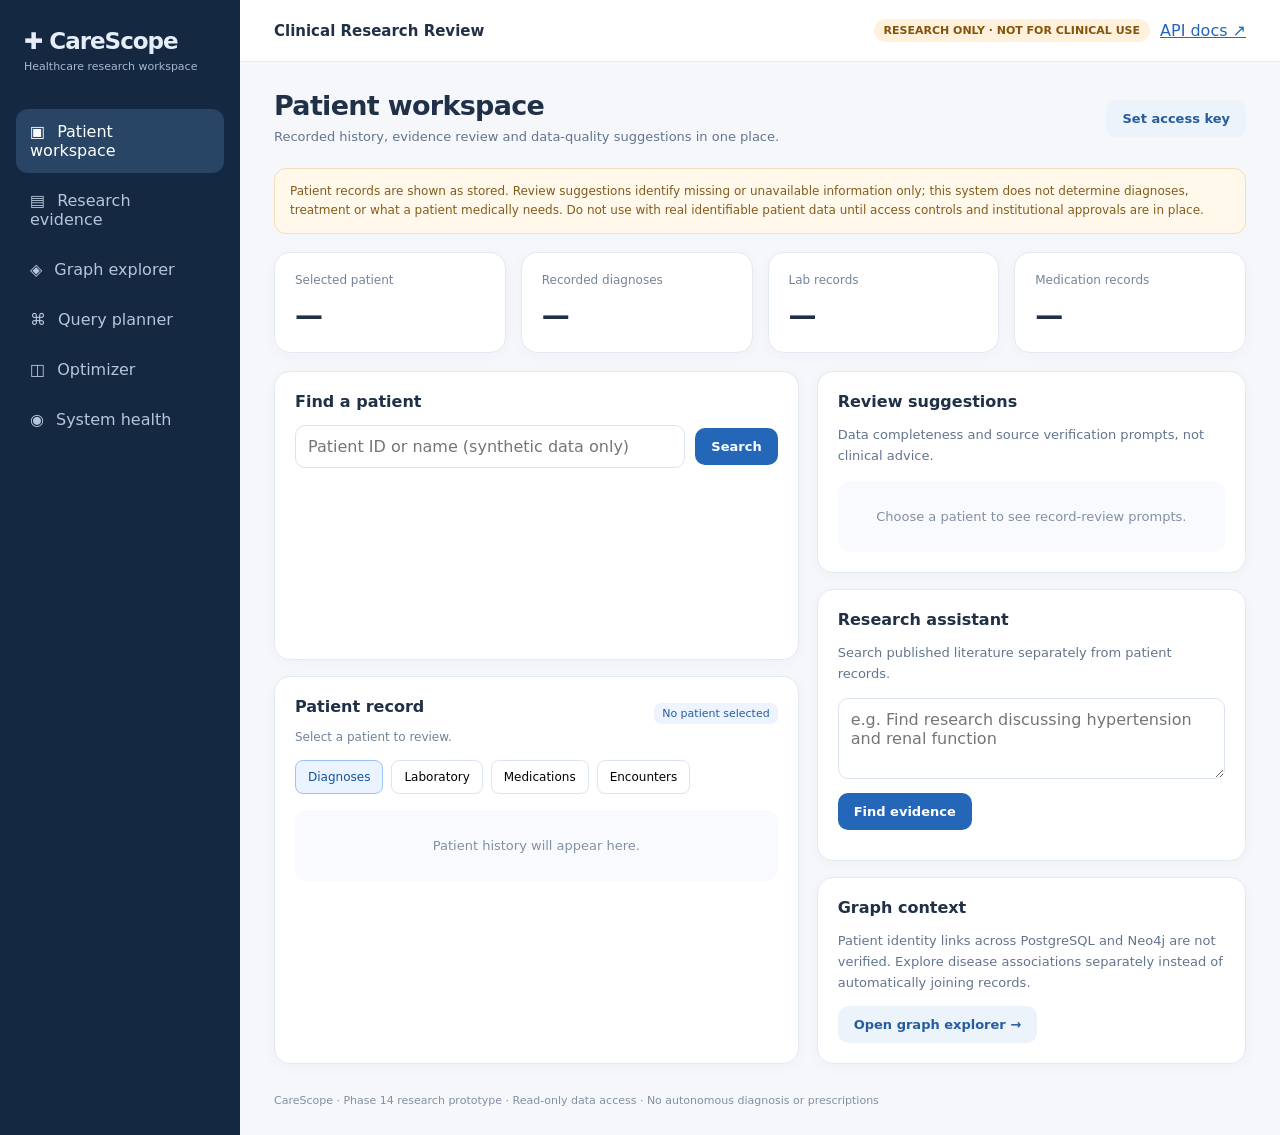
<file: static/index.html>
<!DOCTYPE html><html lang="en"><head><meta charset="utf-8"><meta name="viewport" content="width=device-width,initial-scale=1"><title>CareScope | Clinical Research Workspace</title>
<style>
:root{font-family:Inter,ui-sans-serif,system-ui,-apple-system,Segoe UI,sans-serif;color:#203047;background:#f5f7fb}*{box-sizing:border-box}body{margin:0}button,input,textarea,select{font:inherit}button{cursor:pointer}button:disabled{opacity:.5;cursor:default}.app{display:grid;grid-template-columns:240px 1fr;min-height:100vh}.sidebar{background:#142842;color:#e6edf8;padding:28px 16px}.logo{font-size:23px;font-weight:800;letter-spacing:-1px;margin:0 8px 6px}.sub{font-size:11px;color:#a7b8d2;margin:0 8px 36px}.nav{display:block;width:100%;border:0;background:none;color:#b6c5d9;text-align:left;padding:13px 14px;margin:5px 0;border-radius:12px}.nav.active,.nav:hover{background:#294565;color:white}.nav span{margin-right:12px}.main{min-width:0}.top{background:white;border-bottom:1px solid #e5ebf2;display:flex;justify-content:space-between;align-items:center;padding:19px 34px}.top strong{font-size:15px}.pill{display:inline-block;padding:5px 10px;border-radius:99px;background:#fff1dc;color:#85540c;font-size:11px;font-weight:700}.content{padding:28px 34px;max-width:1450px;margin:auto}.heading{display:flex;justify-content:space-between;align-items:center;margin-bottom:20px;gap:16px}h1{font-size:27px;letter-spacing:-.7px;margin:0 0 6px}h2{font-size:16px;margin:0 0 14px}p{color:#63758d;margin:0;font-size:13px;line-height:1.6}.cards{display:grid;grid-template-columns:repeat(4,minmax(0,1fr));gap:15px;margin:18px 0}.card{background:#fff;border:1px solid #e3eaf2;border-radius:16px;padding:20px;box-shadow:0 3px 16px #1e355108}.metric{font-size:28px;font-weight:750;margin:12px 0 0}.small{font-size:12px;color:#74849a}.grid{display:grid;grid-template-columns:1.1fr .9fr;gap:18px}.stack{display:grid;gap:16px}.row{display:flex;gap:10px;align-items:center;flex-wrap:wrap}.btn{background:#2466b8;color:white;border:0;border-radius:10px;padding:11px 16px;font-weight:650;font-size:13px}.btn.secondary{background:#edf3fb;color:#255d9e}.field{border:1px solid #dbe4ee;background:#fff;border-radius:10px;padding:11px 12px;min-width:0;flex:1;outline:none}.field:focus{border-color:#2466b8;box-shadow:0 0 0 3px #2466b81b}.note{padding:13px 15px;border-radius:12px;background:#fff8eb;border:1px solid #f2dfba;font-size:12px;color:#825d1c;line-height:1.6}.empty{padding:28px;text-align:center;color:#8290a3;background:#f8fafd;border-radius:12px;font-size:13px}.list{display:grid;gap:9px}.item{border:1px solid #e5eaf1;border-radius:12px;padding:13px;background:#fff}.item strong{display:block;font-size:13px;margin-bottom:4px}.item .meta{font-size:11px;color:#7d8ba0}.tag{display:inline-block;font-size:11px;padding:4px 8px;background:#edf4ff;color:#255d9e;border-radius:7px}.tablewrap{overflow:auto;max-height:320px}table{border-collapse:collapse;width:100%;font-size:12px}th,td{text-align:left;border-bottom:1px solid #eef2f6;padding:11px;white-space:nowrap}th{color:#687b92;background:#f9fbfe}pre{font-size:11px;background:#f7f9fc;padding:15px;border-radius:12px;overflow:auto;max-height:430px;white-space:pre-wrap;word-break:break-word}.hidden{display:none!important}.tabs{display:flex;gap:8px;flex-wrap:wrap;margin:16px 0}.tab{border:1px solid #dce5ef;background:#fff;border-radius:8px;padding:9px 12px;font-size:12px}.tab.selected{background:#eaf3ff;border-color:#9dc3f1;color:#15539d}.muted{font-size:12px;color:#71829a}.status{font-size:12px;margin:10px 0;color:#537193}.error{color:#b42318}.success{color:#147d60}.footer{font-size:11px;color:#8290a3;margin-top:30px}a{color:#2466b8} @media(max-width:1000px){.cards{grid-template-columns:repeat(2,1fr)}.grid{grid-template-columns:1fr}.app{grid-template-columns:75px 1fr}.logo{font-size:15px}.sub,.nav .navtext{display:none}.sidebar{padding:20px 8px}.nav{text-align:center;padding:14px 8px}}@media(max-width:620px){.app{display:block}.sidebar{display:flex;align-items:center;overflow:auto;padding:9px}.logo{margin-right:15px}.nav{width:auto;white-space:nowrap}.top{padding:16px}.content{padding:16px}.cards{grid-template-columns:1fr 1fr}.heading{align-items:start;flex-direction:column}}
</style></head><body><div class="app"><aside class="sidebar"><div class="logo">✚ CareScope</div><div class="sub">Healthcare research workspace</div><button class="nav active" data-page="patients"><span>▣</span><span class="navtext">Patient workspace</span></button><button class="nav" data-page="evidence"><span>▤</span><span class="navtext">Research evidence</span></button><button class="nav" data-page="graph"><span>◈</span><span class="navtext">Graph explorer</span></button><button class="nav" data-page="planner"><span>⌘</span><span class="navtext">Query planner</span></button><button class="nav" data-page="optimizer"><span>◫</span><span class="navtext">Optimizer</span></button><button class="nav" data-page="health"><span>◉</span><span class="navtext">System health</span></button></aside>
<div class="main"><header class="top"><strong>Clinical Research Review</strong><div class="row"><span class="pill">RESEARCH ONLY · NOT FOR CLINICAL USE</span><a href="/docs" target="_blank">API docs ↗</a></div></header><div class="content"><div class="heading"><div><h1 id="title">Patient workspace</h1><p id="subtitle">Recorded history, evidence review and data-quality suggestions in one place.</p></div><button class="btn secondary" id="configure">Set access key</button></div>
<section id="page-patients"><div class="note">Patient records are shown as stored. Review suggestions identify missing or unavailable information only; this system does not determine diagnoses, treatment or what a patient medically needs. Do not use with real identifiable patient data until access controls and institutional approvals are in place.</div><div class="cards"><div class="card"><div class="small">Selected patient</div><div class="metric" id="m-patient">—</div></div><div class="card"><div class="small">Recorded diagnoses</div><div class="metric" id="m-diagnoses">—</div></div><div class="card"><div class="small">Lab records</div><div class="metric" id="m-labs">—</div></div><div class="card"><div class="small">Medication records</div><div class="metric" id="m-meds">—</div></div></div><div class="grid"><div class="stack"><div class="card"><h2>Find a patient</h2><div class="row"><input id="search" class="field" placeholder="Patient ID or name (synthetic data only)"><button class="btn" id="search-btn">Search</button></div><div class="status" id="search-status"></div><div id="patients-list" class="list"></div></div><div class="card"><div class="row" style="justify-content:space-between"><h2>Patient record</h2><span class="tag" id="selected-id">No patient selected</span></div><div id="patient-profile" class="muted">Select a patient to review.</div><div class="tabs" id="history-tabs"><button class="tab selected" data-section="diagnoses">Diagnoses</button><button class="tab" data-section="lab_results">Laboratory</button><button class="tab" data-section="prescriptions">Medications</button><button class="tab" data-section="encounters">Encounters</button></div><div id="history-table" class="empty">Patient history will appear here.</div></div></div><div class="stack"><div class="card"><h2>Review suggestions</h2><p style="margin-bottom:14px">Data completeness and source verification prompts, not clinical advice.</p><div id="flags" class="empty">Choose a patient to see record-review prompts.</div></div><div class="card"><h2>Research assistant</h2><p style="margin-bottom:14px">Search published literature separately from patient records.</p><textarea id="patient-question" class="field" rows="3" style="width:100%" placeholder="e.g. Find research discussing hypertension and renal function"></textarea><div class="row" style="margin-top:10px"><button class="btn" id="patient-evidence">Find evidence</button></div><div id="patient-evidence-status" class="status"></div><div id="patient-evidence-result"></div></div><div class="card"><h2>Graph context</h2><p>Patient identity links across PostgreSQL and Neo4j are not verified. Explore disease associations separately instead of automatically joining records.</p><button class="btn secondary" style="margin-top:12px" onclick="switchPage('graph')">Open graph explorer →</button></div></div></div></section>
<section id="page-evidence" class="hidden"><div class="card"><h2>Literature evidence retrieval</h2><p>Search indexed research passages. Results are not verified treatment guidance.</p><div class="row" style="margin-top:15px"><input id="rag-q" class="field" placeholder="What does research say about endothelial dysfunction?"><select id="rag-mode" class="field" style="flex:0 0 130px"><option value="hybrid">Hybrid</option><option value="vector">Vector</option></select><button class="btn" id="rag-go">Retrieve</button></div><div id="rag-status" class="status"></div><div id="rag-result"></div></div></section>
<section id="page-graph" class="hidden"><div class="card"><h2>Biomedical association explorer</h2><p>Explore stored observational disease–lab or disease–medication associations, with provenance and ranking scores.</p><div class="row" style="margin-top:16px"><input id="graph-q" class="field" value="Which kidney lab tests are associated with hypertension?"><button class="btn" id="graph-go">Explore</button></div><div id="graph-status" class="status"></div><div id="graph-result"></div></div></section>
<section id="page-planner" class="hidden"><div class="card"><h2>Hybrid query planner</h2><p>Automatic SQL, Graph, Vector and Hybrid routing with cost profiles.</p><div class="row" style="margin-top:16px"><input id="planner-q" class="field" value="Which lab tests are associated with hypertension?"><button class="btn" id="planner-go">Run query</button></div><div id="planner-status" class="status"></div><div id="planner-result"></div></div></section>
<section id="page-optimizer" class="hidden"><div class="card"><h2>Database performance recommendations</h2><p>Recommendations are based on measured query latency, not patient care.</p><button class="btn" id="opt-go" style="margin-top:14px">Analyze performance</button><div id="opt-status" class="status"></div><div id="opt-result"></div></div></section>
<section id="page-health" class="hidden"><div class="card"><h2>Service availability</h2><p>Live dependency checks. Some features may remain available if another service is down.</p><button class="btn" id="health-go" style="margin-top:14px">Refresh status</button><div id="health-status" class="status"></div><div id="health-result"></div></div></section><div class="footer">CareScope · Phase 14 research prototype · Read-only data access · No autonomous diagnosis or prescriptions</div></div></div></div>
<script>
let key=sessionStorage.getItem('phase14_key')||'',patient=null,history=null,section='diagnoses';
const $=id=>document.getElementById(id);
const esc=s=>String(s??'').replace(/[&<>"']/g,c=>({'&':'&amp;','<':'&lt;','>':'&gt;','"':'&quot;',"'":'&#39;'}[c]));
async function api(path,body){const r=await fetch(path,{method:body?'POST':'GET',headers:{...(key?{'X-API-Key':key}:{}),...(body?{'Content-Type':'application/json'}:{})},...(body?{body:JSON.stringify(body)}:{})});let data;try{data=await r.json()}catch{data={detail:'Non-JSON response'}}if(!r.ok)throw Error(typeof data.detail==='string'?data.detail:JSON.stringify(data.detail));return data}
function msg(id,t,err=false){$(id).textContent=t;$(id).className='status '+(err?'error':'')}
function jsonBox(data){return '<pre>'+esc(JSON.stringify(data,null,2))+'</pre>'}
function renderTable(rows){if(!rows||!rows.length)return '<div class="empty">No records returned in this source.</div>';const cols=Object.keys(rows[0]).slice(0,12);return '<div class="tablewrap"><table><thead><tr>'+cols.map(c=>'<th>'+esc(c.replaceAll('_',' '))+'</th>').join('')+'</tr></thead><tbody>'+rows.map(r=>'<tr>'+cols.map(c=>'<td>'+esc(typeof r[c]==='object'?JSON.stringify(r[c]):r[c])+'</td>').join('')+'</tr>').join('')+'</tbody></table></div>'}
function switchPage(name){document.querySelectorAll('.nav').forEach(n=>n.classList.toggle('active',n.dataset.page===name));document.querySelectorAll('[id^="page-"]').forEach(n=>n.classList.toggle('hidden',n.id!=='page-'+name));const titles={patients:['Patient workspace','Recorded history, evidence review and data-quality suggestions in one place.'],evidence:['Research evidence','Search the indexed literature with source information.'],graph:['Graph explorer','Inspect biomedical relationships and provenance.'],planner:['Hybrid query planner','Route research questions to the appropriate backend.'],optimizer:['Database optimizer','Review measured performance and optimization opportunities.'],health:['System health','Monitor your connected database and retrieval services.']};$('title').textContent=titles[name][0];$('subtitle').textContent=titles[name][1];if(name==='health')$('health-go').click()}
window.switchPage=switchPage;document.querySelectorAll('.nav').forEach(n=>n.onclick=()=>switchPage(n.dataset.page));
$('configure').onclick=()=>{const entered=prompt('Enter your locally configured PHASE14_API_KEY. It is held in this tab session only.');if(entered!==null){key=entered.trim();sessionStorage.setItem('phase14_key',key);$('configure').textContent=key?'Access key set':'Set access key'}};
$('search-btn').onclick=async()=>{msg('search-status','Searching…');try{const d=await api('/api/v1/patients/search?q='+encodeURIComponent($('search').value)+'&limit=20');msg('search-status',d.count+' patient(s) returned');$('patients-list').innerHTML=d.patients.map(p=>{const id=String(p[d.patient_id_field]??p.patient_id??p.id??'');return '<button class="item" style="text-align:left;cursor:pointer" data-pid="'+esc(id)+'"><strong>'+esc(p.name||p.full_name||'Patient '+id)+'</strong><span class="meta">ID: '+esc(id)+'</span></button>'}).join('')||'<div class="empty">No matching patients</div>';document.querySelectorAll('[data-pid]').forEach(b=>b.onclick=()=>selectPatient(b.dataset.pid))}catch(e){msg('search-status',e.message,true)}};
async function selectPatient(id){msg('search-status','Loading patient history…');try{const d=await api('/api/v1/patients/'+encodeURIComponent(id)+'/history');patient=d.patient;history=d;$('selected-id').textContent=id;$('m-patient').textContent=id.slice(0,10);$('m-diagnoses').textContent=d.history.diagnoses.length;$('m-labs').textContent=d.history.lab_results.length;$('m-meds').textContent=d.history.prescriptions.length;$('patient-profile').innerHTML='<div class="row">'+Object.entries(patient).map(([k,v])=>'<span class="tag">'+esc(k)+': '+esc(v)+'</span>').join('')+'</div>';renderHistory();$('flags').innerHTML=d.review_flags.length?'<div class="list">'+d.review_flags.map(f=>'<div class="item"><strong>'+esc(f.title)+'</strong><p>'+esc(f.detail)+'</p></div>').join('')+'</div>':'<div class="empty">No data-availability prompts generated. This does not mean the patient is medically cleared.</div>';msg('search-status','Patient record loaded')}catch(e){msg('search-status',e.message,true)}}
function renderHistory(){if(!history)return;$('history-table').innerHTML=renderTable(history.history[section]);document.querySelectorAll('[data-section]').forEach(b=>b.classList.toggle('selected',b.dataset.section===section))}
document.querySelectorAll('[data-section]').forEach(b=>b.onclick=()=>{section=b.dataset.section;renderHistory()});
function extractRows(result){if(Array.isArray(result?.rows))return result.rows;if(result?.retrieval?.rows)return result.retrieval.rows;if(result?.retrieval?.components?.literature?.rows)return result.retrieval.components.literature.rows;if(result?.results?.rows)return result.results.rows;return null}
function showResult(id,result){const rows=extractRows(result);$(id).innerHTML=rows?renderTable(rows)+'<details style="margin-top:12px"><summary class="muted">View complete JSON response</summary>'+jsonBox(result)+'</details>':jsonBox(result)}
async function run(body,path,status,out){msg(status,'Retrieving…');$(out).innerHTML='';try{const d=await api(path,body);showResult(out,d);msg(status,'Request completed')}catch(e){msg(status,e.message,true)}}
$('patient-evidence').onclick=()=>run({question:$('patient-question').value,mode:'hybrid',top_k:5},'/api/v1/rag/retrieve','patient-evidence-status','patient-evidence-result');
$('rag-go').onclick=()=>run({question:$('rag-q').value,mode:$('rag-mode').value,top_k:5},'/api/v1/rag/retrieve','rag-status','rag-result');
$('graph-go').onclick=()=>run({question:$('graph-q').value,limit:8},'/api/v1/graph/explore','graph-status','graph-result');
$('planner-go').onclick=()=>run({question:$('planner-q').value,limit:8,plan_only:false,mode:'auto'},'/api/v1/planner/execute','planner-status','planner-result');
$('opt-go').onclick=async()=>{msg('opt-status','Analyzing…');try{const d=await api('/api/v1/optimizer/recommendations');$('opt-result').innerHTML=d.recommendations.map(r=>'<div class="item"><strong>'+esc(r.component)+': '+esc(r.action)+'</strong><p>'+esc(r.reason)+'</p></div>').join('')+jsonBox(d.cost_profiles);msg('opt-status','Complete')}catch(e){msg('opt-status',e.message,true)}};
$('health-go').onclick=async()=>{msg('health-status','Checking…');try{const d=await api('/api/v1/system/health');$('health-result').innerHTML=Object.entries(d.dependencies).map(([k,v])=>'<div class="item"><strong>'+esc(k.replaceAll('_',' '))+'</strong><span class="'+(v?'success':'error')+'">'+(v?'Available':'Unavailable')+'</span></div>').join('');msg('health-status','Overall: '+d.overall)}catch(e){msg('health-status',e.message,true)}};
</script></body></html>
</file>
